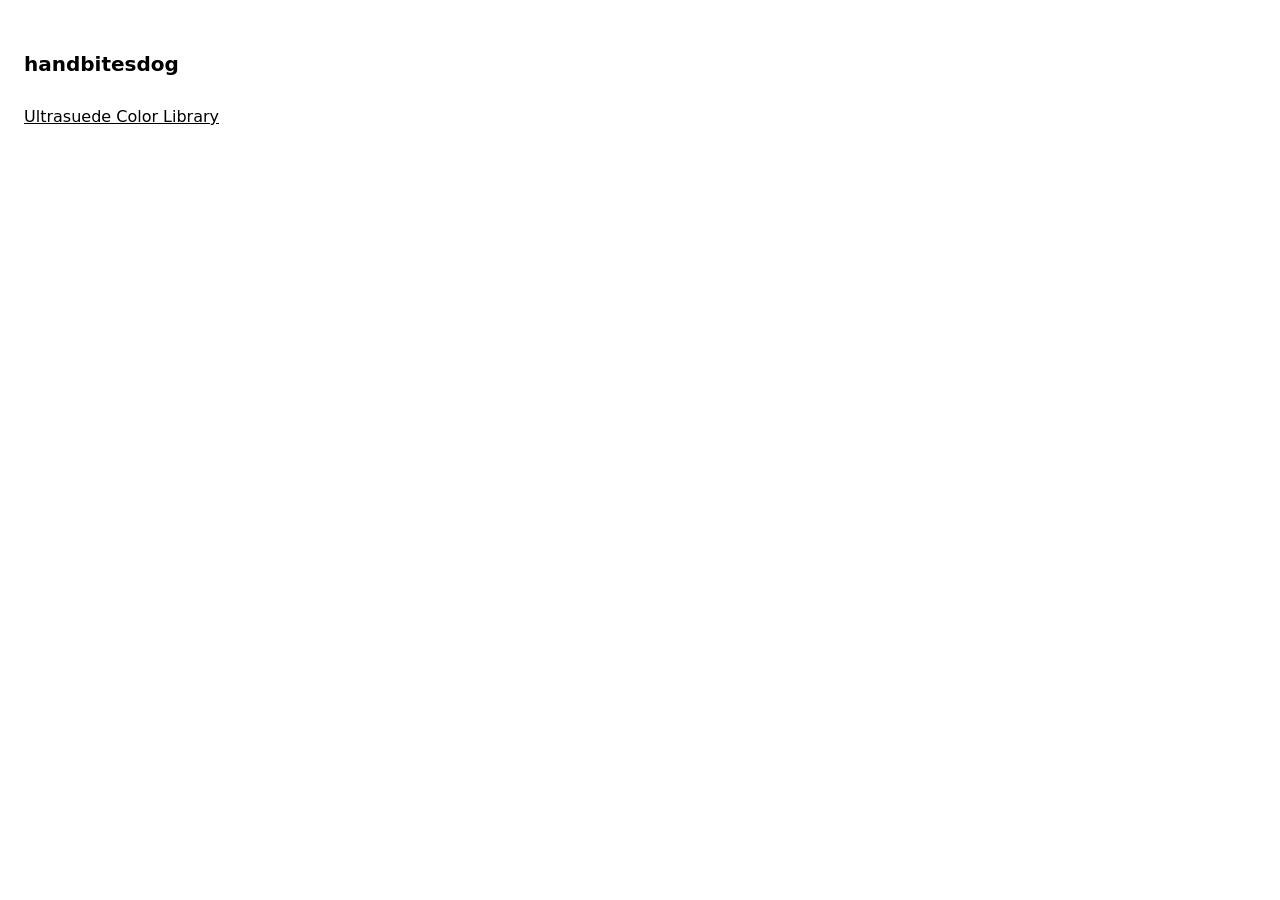
<file: index.html>
<!DOCTYPE html>
<html lang="en">
<head>
<meta charset="utf-8">
<meta name="viewport" content="width=device-width, initial-scale=1">
<title>handbitesdog</title>

<!--
  A placeholder, so that / is not a 404 while the real homepage is unwritten,
  and so there is something to click through from when checking a deploy.
  Replace the whole file when the site proper arrives.
-->
<style>
    html { color-scheme: light dark; }
    body {
        margin: 0;
        padding: 3rem 1.5rem;
        font: 1rem/1.6 ui-sans-serif, system-ui, -apple-system, sans-serif;
        max-width: 34rem;
    }
    h1 { font-size: 1.25rem; font-weight: 600; margin: 0 0 1.5rem; }
    ul { list-style: none; margin: 0; padding: 0; }
    li + li { margin-top: .5rem; }
    a { color: inherit; }
    p { color: color-mix(in srgb, currentColor 60%, transparent); }
</style>
</head>
<body>

<h1>handbitesdog</h1>

<ul>
    <li><a href="/footbag/ultrasuede-color-library/">Ultrasuede Color Library</a></li>
</ul>

</body>
</html>
</file>
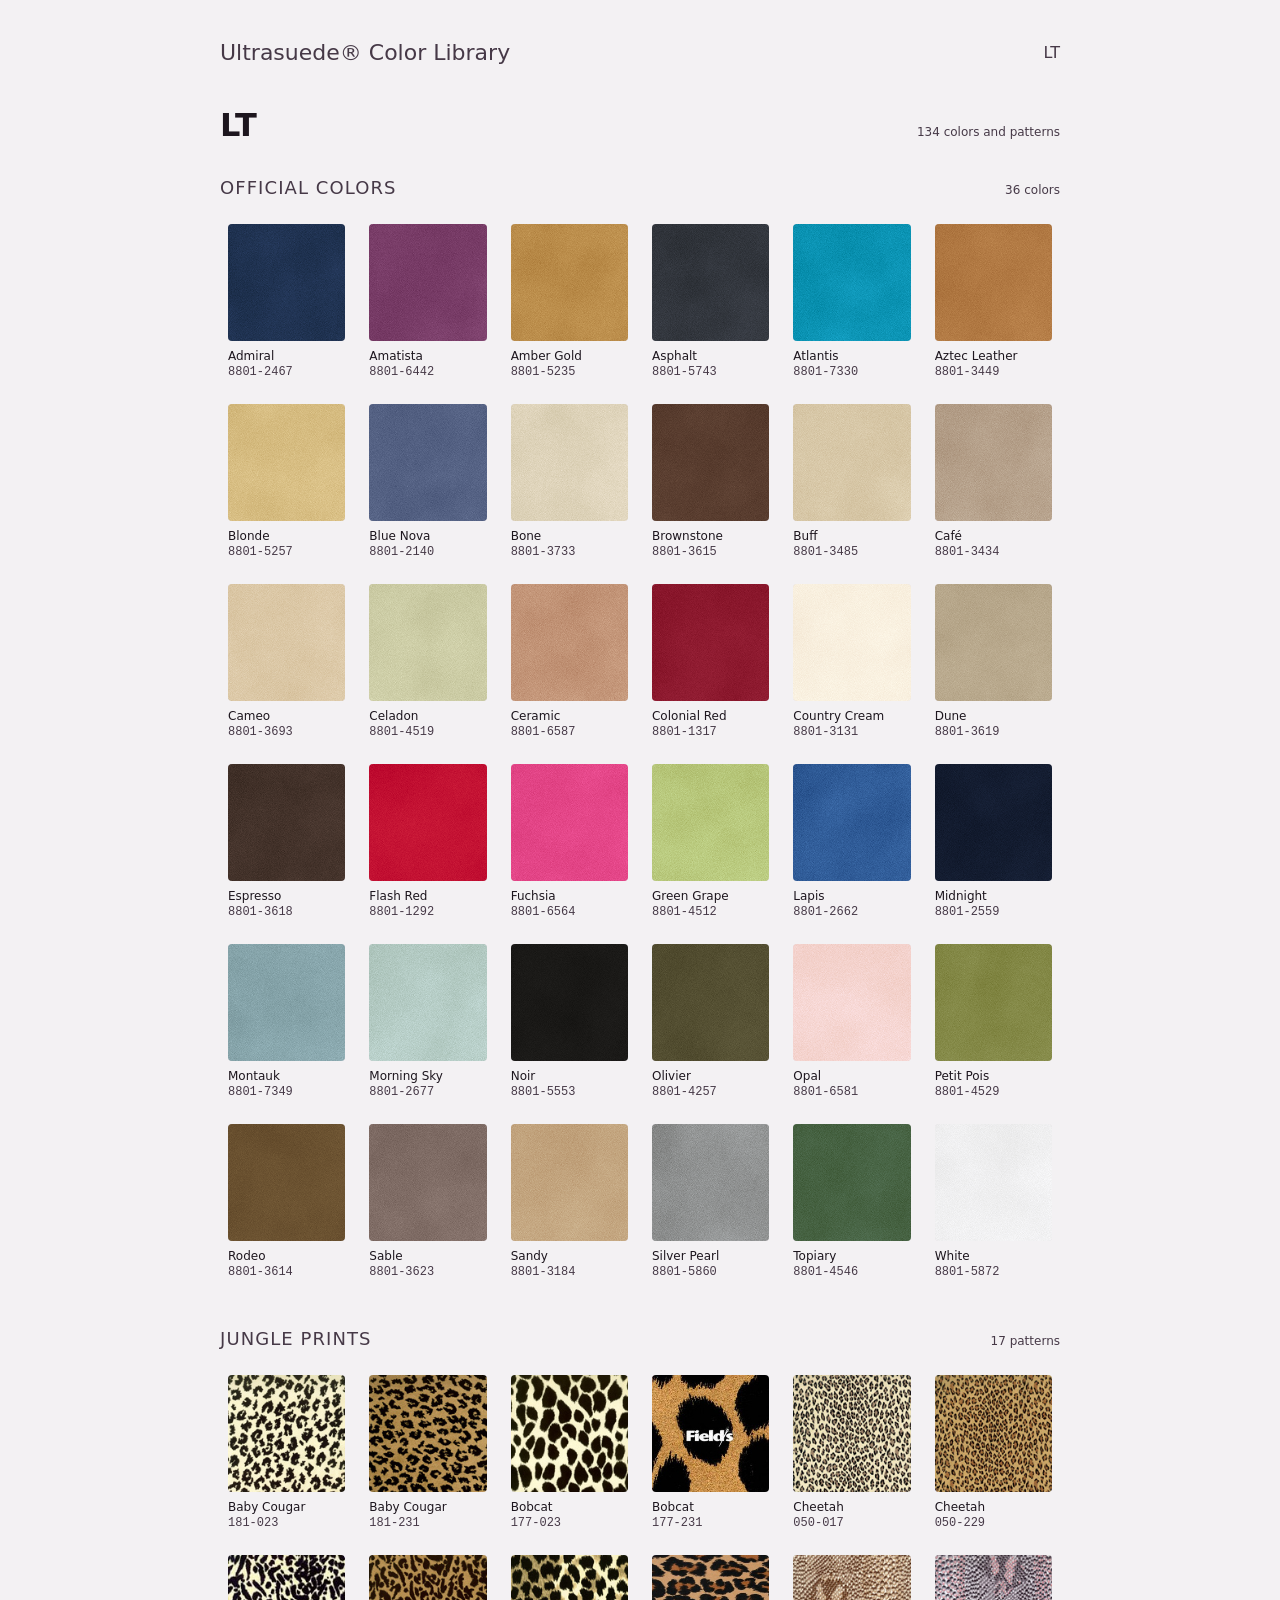
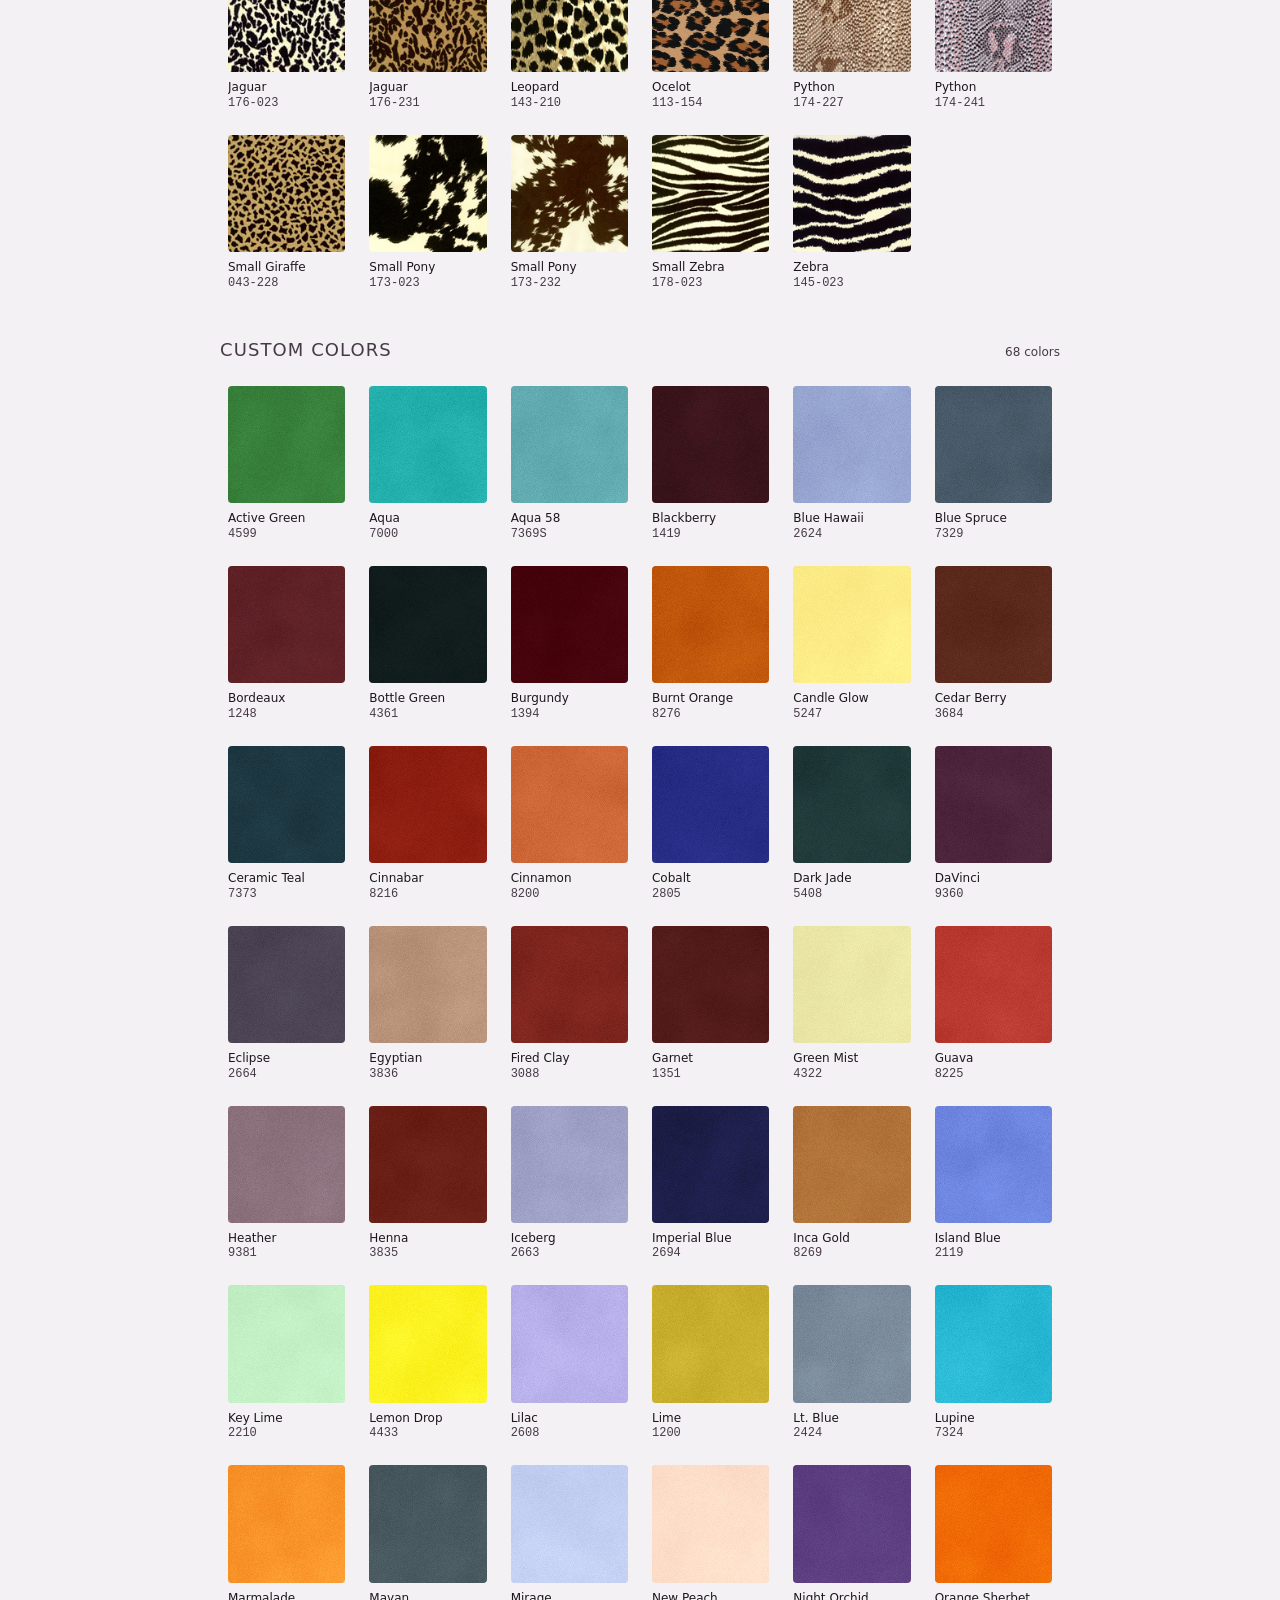
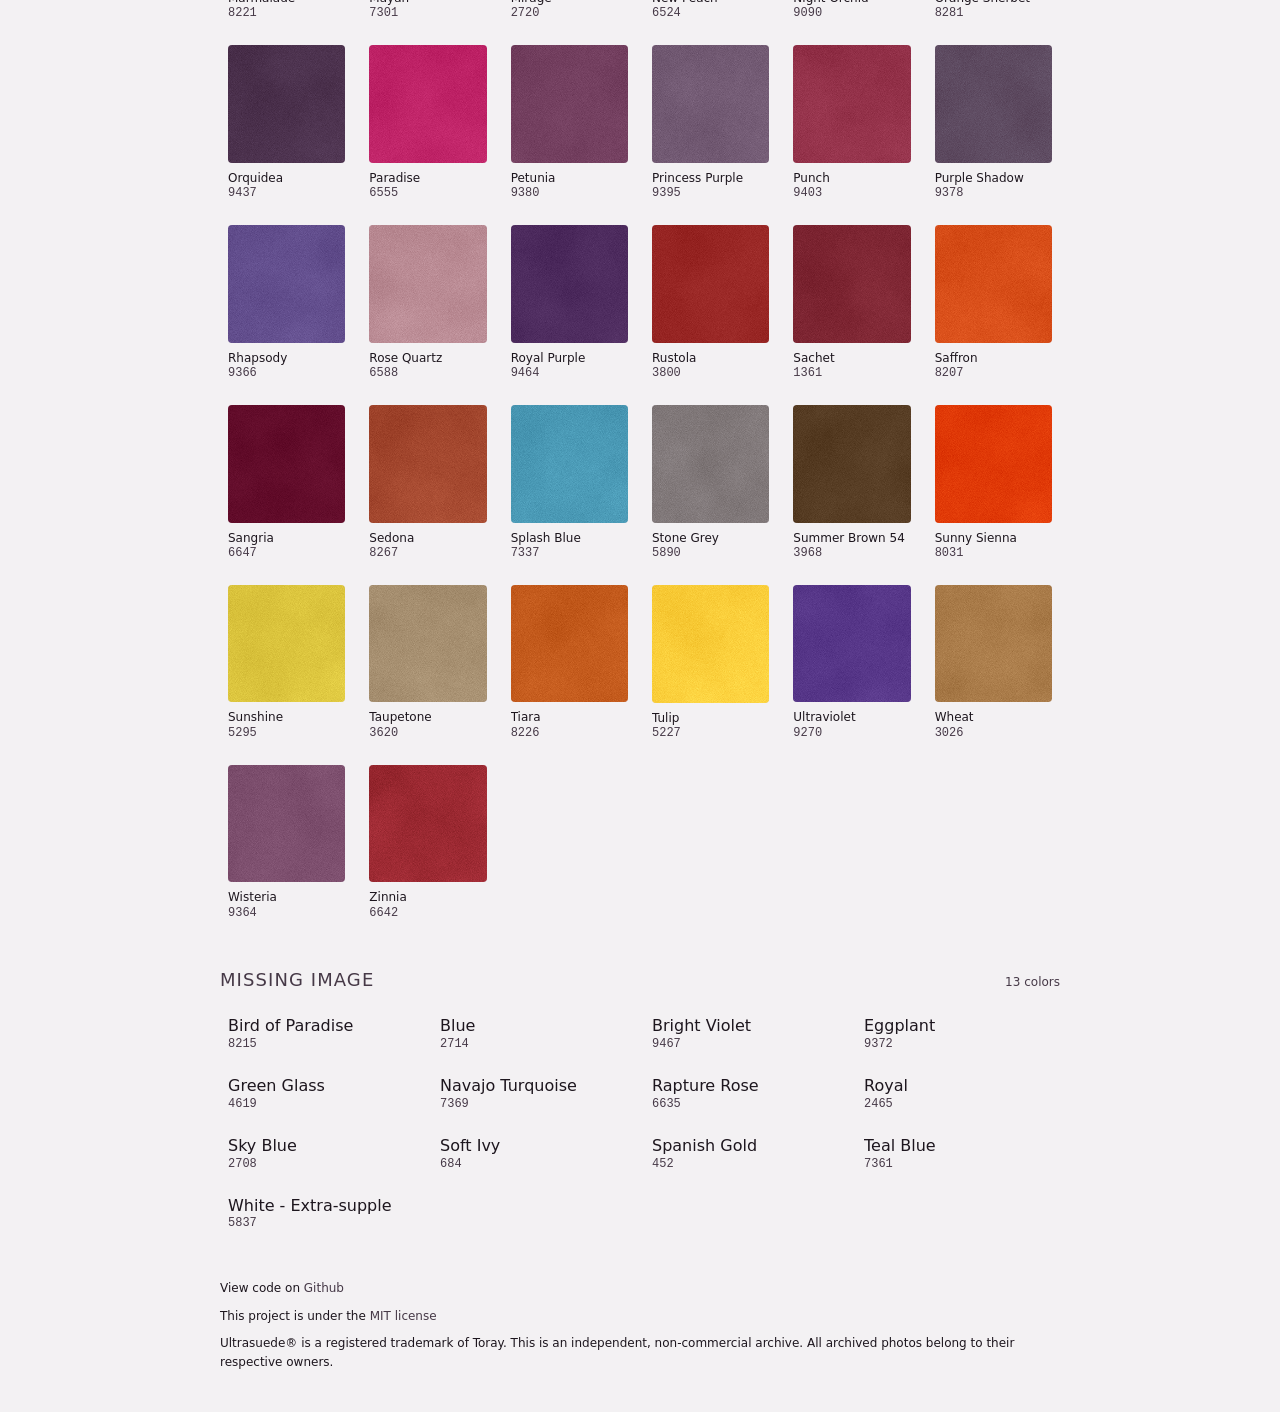
<file: footbag/ultrasuede-color-library/index.html>
<!DOCTYPE html>
<html lang="en">
<head>
<meta charset="utf-8">
<meta name="viewport" content="width=device-width, initial-scale=1">
<title>Ultrasuede Color Library</title>

<!--
  lisa.css, in cascade order. site/css/lisa.css is the development entry point,
  but its @import paths resolve relative to itself (site/css/css/…), so the
  parts are linked directly here — which is what it recommends for shipping
  anyway, minus the round trip per file.
-->
<link rel="stylesheet" href="site/css/lisa-tokens.css">
<link rel="stylesheet" href="site/css/lisa-reset.css">
<link rel="stylesheet" href="site/css/lisa-color.css">
<link rel="stylesheet" href="site/css/lisa-components.css">
<link rel="stylesheet" href="site/css/lisa-layout.css">
<link rel="stylesheet" href="site/css/lisa-typography.css">

<link rel="stylesheet" href="site/css/demo.css">
</head>
<body>

<nav class="flex flex-row items-center justify-between gap-2">
    <h1 class="nav-title text-xl">Ultrasuede&reg; Color Library</h1>
    <ul class="flex flex-row items-center gap-2" role="list">
        <li><a href="#lt">LT</a></li>
    </ul>
</nav>

<main class="wrapper" id="top">

    <section id="lt">
        <div class="section-head flex flex-row items-baseline justify-between flex-wrap gap-2 mb-3">
            <h2 class="text-2xl">LT</h2>
            <p class="section-label text-sm" id="lt-counts"></p>
        </div>

        <div class="subsection-head-row flex flex-row items-baseline justify-between flex-wrap gap-2 mb-2">
            <h3 class="subsection-head text-lg">Official colors</h3>
            <p class="section-label text-sm" id="count-colors"></p>
        </div>
        <div class="swatch-grid grid grid-cols-6 gap-1 mb-4" id="grid-colors"></div>

        <div class="subsection-head-row flex flex-row items-baseline justify-between flex-wrap gap-2 mb-2">
            <h3 class="subsection-head text-lg">Jungle prints</h3>
            <p class="section-label text-sm" id="count-patterns"></p>
        </div>
        <div class="swatch-grid grid grid-cols-6 gap-1 mb-4" id="grid-patterns"></div>

        <div class="subsection-head-row flex flex-row items-baseline justify-between flex-wrap gap-2 mb-2">
            <h3 class="subsection-head text-lg">Custom colors</h3>
            <p class="section-label text-sm" id="count-custom"></p>
        </div>
        <div class="swatch-grid grid grid-cols-6 gap-1 mb-4" id="grid-custom"></div>

        <div class="subsection-head-row flex flex-row items-baseline justify-between flex-wrap gap-2 mb-2">
            <h3 class="subsection-head text-lg">Missing image</h3>
            <p class="section-label text-sm" id="count-missing"></p>
        </div>
        <div class="record-grid grid grid-cols-4 gap-1" id="grid-missing"></div>
    </section>

</main>

<footer class="flex flex-col gap-1">
    <p class="text-sm">View code on <a target="_blank" rel="noopener"
        href="https://github.com/handbitesdog/ultrasuede-color-library">Github</a></p>
    <p class="text-sm">This project is under the <a target="_blank" rel="noopener"
        href="https://github.com/handbitesdog/handbitesdog.github.io/blob/main/LICENSE"
        >MIT license</a></p>
    <p class="text-sm">Ultrasuede&reg; is a registered trademark of Toray. This is an
        independent, non-commercial archive. All archived photos belong to their
        respective owners.</p>
</footer>

<!--
  One popover, refilled on each click. lisa's .popover gives it the panel, the
  backdrop and the dismiss button; the popover attribute gives it light dismiss
  and Esc for free.
-->
<div class="popover" id="swatch-detail" popover>
    <button type="button" data-dismiss popovertarget="swatch-detail"
            popovertargetaction="hide" aria-label="Close"></button>
    <div class="detail">
        <div class="detail-head" id="detail-head"></div>
        <div class="detail-media" id="detail-media"></div>
        <div class="detail-body" id="detail-body"></div>
    </div>
</div>

<script src="site/js/nap.js"></script>
<script src="site/js/demo.js"></script>
</body>
</html>
</file>
<file: footbag/ultrasuede-color-library/site/css/lisa-tokens.css>
/*
 * lisa.css — Tokens
 */

:root {
    /* Typography */
    --lisa-font-family: system-ui, Helvetica, Arial, "Helvetica Neue", sans-serif;
    --lisa-font-family-code: ui-monospace, SFMono-Regular, "SF Mono", Menlo, monospace;
    --lisa-font-size-sm: 12px;
    --lisa-font-size-md: 16px;
    --lisa-font-size-lg: 18px;
    --lisa-font-size-xl: 22px;
    --lisa-font-size-2xl: 32px;
    --lisa-font-size-3xl: 48px;
    --lisa-line-height: 1.6;
    --lisa-line-height-heading: 1.2;

    /* Layout */
    --lisa-space-1: 8px;
    --lisa-space-2: 16px;
    --lisa-space-3: 32px;
    --lisa-space-4: 40px;
    --lisa-space-5: 80px;
    --lisa-space-6: 120px;
    --lisa-max-wrapper-width: 920px;
    --lisa-max-wrapper-wide-width: 1400px;
    --lisa-max-article-width: 540px;

    /* Color */
    --lisa-accent-color: #4f46e5;
    --lisa-accent-dark-color: #3730a3;
    --lisa-accent-light-color: #6366f1;
    --lisa-accent-pale-color: #a5b4fc;

    --lisa-success-color: #0d9488;
    --lisa-failure-color: #b62f41;

    /*
     * One purple-tinted neutral ramp, read light-on-dark before and dark-on-
     * light now: the same five values, with the two ends swapped over.
     *
     * Flipping them leaves one hole. Going down from #f3f1f3 the next value on
     * the ramp is #a89ea9, and that is a 28-point drop in L* where the dark
     * theme's first step was only 9 — far too heavy for a colour whose whole
     * job is to be a hint of a step off the page. #e0dce0 is that first step at
     * the light end: a quarter of the way from #f3f1f3 to #a89ea9, which puts
     * it 7 points of L* below the background, near enough the same gentle
     * nudge #322833 was above #1d161e.
     */
    --lisa-foreground-color: #1d161e;
    --lisa-foreground-muted-color: #463947;

    --lisa-background-color: #f3f1f3;
    --lisa-background-subtle-color: #e0dce0;
    --lisa-background-muted-color: #a89ea9;

    /* Borders */
    --lisa-border-radius: 8px;
    --lisa-container-border-width: 1px;
    --lisa-input-border-width: 1px;

    /* Transitions */
    --lisa-hover-transition-time: 0ms;

    /* Definition */
    --lisa-definition-text-decoration: dotted;
    --lisa-definition-text-decoration-thickness: 1px;
    --lisa-definition-text-decoration-color: var(--lisa-accent-light-color);
    --lisa-definition-text-underline-offset: 4px;

    /* Tooltip */
    --lisa-tooltip-background-color: var(--lisa-background-subtle-color);
    --lisa-tooltip-color: var(--lisa-foreground-color);
    --lisa-tooltip-caret-size: 6px;
    --lisa-tooltip-offset: 4px;
    --lisa-tooltip-max-width: 240px;
    --lisa-tooltip-padding-x: var(--lisa-space-2);
    --lisa-tooltip-padding-y: var(--lisa-space-2);
    --lisa-tooltip-image-width: 64px;
    --lisa-tooltip-image-height: 64px;
    --lisa-tooltip-image-gap: var(--lisa-space-2);
    --lisa-tooltip-icon-size: 16px;
    --lisa-tooltip-icon: url("data:image/svg+xml,%3Csvg xmlns='http://www.w3.org/2000/svg' viewBox='0 0 24 24' fill='none' stroke='%23f3f1f3' stroke-width='2' stroke-linecap='round' stroke-linejoin='round'%3E%3Ccircle cx='12' cy='12' r='10'/%3E%3Cpath d='M12 16v-4'/%3E%3Cpath d='M12 8h.01'/%3E%3C/svg%3E");

    /* Loader */
    --lisa-loader-size: 24px;
    --lisa-loader-color: currentColor;
    --lisa-loader-speed: 650ms;
    --lisa-loader-icon: url("data:image/svg+xml,%3Csvg xmlns='http://www.w3.org/2000/svg' viewBox='0 0 24 24' fill='none' stroke='%23000' stroke-width='2' stroke-linecap='round' stroke-linejoin='round'%3E%3Cpath d='M21 12a9 9 0 1 1-6.219-8.56'/%3E%3C/svg%3E");

    /* Progress */
    --lisa-progress-height: 8px;
    --lisa-progress-color: var(--lisa-accent-color);
    --lisa-progress-track-color: var(--lisa-background-muted-color);
    --lisa-progress-border-radius: 999px;
    --lisa-progress-transition-time: 200ms;

    /* Dropdown */
    --lisa-dropdown-background-color: var(--lisa-background-subtle-color);
    --lisa-dropdown-border-color: var(--lisa-background-muted-color);
    --lisa-dropdown-border-width: var(--lisa-container-border-width);
    --lisa-dropdown-min-width: 120px;
    --lisa-dropdown-offset: var(--lisa-space-1);
    --lisa-dropdown-item-hover-background-color: var(--lisa-background-muted-color);
    --lisa-dropdown-item-padding-x: var(--lisa-space-2);
    --lisa-dropdown-item-padding-y: var(--lisa-space-1);
    --lisa-dropdown-summary-padding-x: var(--lisa-space-2);
    --lisa-dropdown-summary-padding-y: var(--lisa-space-1);
    --lisa-dropdown-summary-hover-background-color: var(--lisa-background-subtle-color);
    --lisa-dropdown-icon-size: 16px;
    --lisa-dropdown-icon: url("data:image/svg+xml,%3Csvg xmlns='http://www.w3.org/2000/svg' viewBox='0 0 24 24' fill='none' stroke='%23000' stroke-width='2' stroke-linecap='round' stroke-linejoin='round'%3E%3Cpath d='m6 9 6 6 6-6'/%3E%3C/svg%3E");

    /* Breadcrumb */
    --lisa-breadcrumb-font-size: var(--lisa-font-size-sm);
    --lisa-breadcrumb-color: var(--lisa-foreground-muted-color);
    --lisa-breadcrumb-current-color: var(--lisa-foreground-color);
    --lisa-breadcrumb-gap: var(--lisa-space-1);
    --lisa-breadcrumb-separator-size: 16px;
    --lisa-breadcrumb-separator: url("data:image/svg+xml,%3Csvg xmlns='http://www.w3.org/2000/svg' viewBox='0 0 24 24' fill='none' stroke='%23000' stroke-width='2' stroke-linecap='round' stroke-linejoin='round'%3E%3Cpath d='m9 18 6-6-6-6'/%3E%3C/svg%3E");

    /* Notification */
    --lisa-notification-align-width: var(--lisa-max-wrapper-wide-width);
    --lisa-notification-inset-top: var(--lisa-space-2);
    --lisa-notification-inset-x: var(--lisa-space-4);
    --lisa-notification-width: 320px;
    --lisa-notification-gap: var(--lisa-space-1);
    --lisa-notification-padding: var(--lisa-space-2);
    --lisa-notification-background-color: var(--lisa-background-subtle-color);
    --lisa-notification-border-color: var(--lisa-background-muted-color);
    --lisa-notification-border-width: var(--lisa-container-border-width);
    --lisa-notification-color: var(--lisa-foreground-color);
    --lisa-notification-dismiss-color: var(--lisa-foreground-muted-color);
    --lisa-notification-dismiss-hover-color: var(--lisa-foreground-color);
    --lisa-notification-dismiss-size: 16px;
    --lisa-notification-dismiss-icon: url("data:image/svg+xml,%3Csvg xmlns='http://www.w3.org/2000/svg' viewBox='0 0 24 24' fill='none' stroke='%23000' stroke-width='2' stroke-linecap='round' stroke-linejoin='round'%3E%3Cpath d='M18 6 6 18'/%3E%3Cpath d='m6 6 12 12'/%3E%3C/svg%3E");
    --lisa-notification-z-index: 100;

    /* Modal */
    --lisa-modal-width: 480px;
    --lisa-modal-inset: var(--lisa-space-2);
    --lisa-modal-padding: var(--lisa-space-3);
    --lisa-modal-gap: var(--lisa-space-2);
    --lisa-modal-background-color: var(--lisa-background-subtle-color);
    --lisa-modal-border-color: var(--lisa-background-muted-color);
    --lisa-modal-border-width: var(--lisa-container-border-width);
    --lisa-modal-color: var(--lisa-foreground-color);
    --lisa-modal-backdrop-color: color-mix(in srgb, var(--lisa-background-color) 70%, transparent);
    --lisa-modal-dismiss-color: var(--lisa-foreground-muted-color);
    --lisa-modal-dismiss-hover-color: var(--lisa-foreground-color);
    --lisa-modal-dismiss-size: 16px;
    --lisa-modal-dismiss-icon: url("data:image/svg+xml,%3Csvg xmlns='http://www.w3.org/2000/svg' viewBox='0 0 24 24' fill='none' stroke='%23000' stroke-width='2' stroke-linecap='round' stroke-linejoin='round'%3E%3Cpath d='M18 6 6 18'/%3E%3Cpath d='m6 6 12 12'/%3E%3C/svg%3E");

    /* Popover */
    --lisa-popover-width: 400px;
    --lisa-popover-max-height: 80dvh;
    --lisa-popover-inset: var(--lisa-space-2);
    --lisa-popover-padding: var(--lisa-space-3);
    --lisa-popover-gap: var(--lisa-space-2);
    --lisa-popover-background-color: var(--lisa-background-subtle-color);
    --lisa-popover-border-color: var(--lisa-background-muted-color);
    --lisa-popover-border-width: var(--lisa-container-border-width);
    --lisa-popover-color: var(--lisa-foreground-color);
    --lisa-popover-backdrop-color: color-mix(in srgb, var(--lisa-background-color) 40%, transparent);
    --lisa-popover-dismiss-color: var(--lisa-foreground-muted-color);
    --lisa-popover-dismiss-hover-color: var(--lisa-foreground-color);
    --lisa-popover-dismiss-size: 16px;
    --lisa-popover-dismiss-target: 44px;
    --lisa-popover-dismiss-overhang: calc((var(--lisa-popover-dismiss-target) -
                                           var(--lisa-popover-dismiss-size)) / 2);
    --lisa-popover-dismiss-icon: url("data:image/svg+xml,%3Csvg xmlns='http://www.w3.org/2000/svg' viewBox='0 0 24 24' fill='none' stroke='%23000' stroke-width='2' stroke-linecap='round' stroke-linejoin='round'%3E%3Cpath d='M18 6 6 18'/%3E%3Cpath d='m6 6 12 12'/%3E%3C/svg%3E");

    /* Table of contents */
    --lisa-toc-font-size: var(--lisa-font-size-sm);
    --lisa-toc-color: var(--lisa-foreground-muted-color);
    --lisa-toc-hover-color: var(--lisa-foreground-color);
    --lisa-toc-title-color: var(--lisa-foreground-color);
    --lisa-toc-title-margin: var(--lisa-space-2);
    --lisa-toc-gap: var(--lisa-space-1);
    --lisa-toc-indent: var(--lisa-space-2);

    /* Link */
    --lisa-link-text-decoration: none;
    --lisa-link-hover-text-decoration: underline;
    --lisa-nav-footer-link-text-decoration: none;
    --lisa-nav-footer-link-hover-text-decoration: none;
    --lisa-nav-footer-link-color: var(--lisa-foreground-muted-color);
    --lisa-nav-footer-link-hover-color: var(--lisa-foreground-color);

    /* Focus ring */
    --lisa-focus-ring-width: 4px;
    --lisa-focus-ring-offset: 0px;
    --lisa-focus-ring-color: color-mix(in srgb, var(--lisa-accent-color) 50%, transparent);
}
</file>
<file: footbag/ultrasuede-color-library/site/css/lisa-color.css>
/*
 * lisa.css — Color
 */

body {
    background-color: var(--lisa-background-color);
    color: var(--lisa-foreground-color);
}
</file>
<file: footbag/ultrasuede-color-library/site/css/lisa-components.css>
/*
 * lisa.css — Components
 */

/* Link */

a {
    color: var(--lisa-accent-color);
    text-decoration: var(--lisa-link-text-decoration);
    transition: all var(--lisa-hover-transition-time) ease;
}

a:visited {
    color: var(--lisa-accent-light-color);
}

a:hover {
    color: var(--lisa-accent-dark-color);
    text-decoration: var(--lisa-link-hover-text-decoration);
}

/* Definition */

dfn, abbr {
    font-style: normal;
    text-decoration: underline var(--lisa-definition-text-decoration);
    text-decoration-thickness: var(--lisa-definition-text-decoration-thickness);
    text-underline-offset: var(--lisa-definition-text-underline-offset);
    text-decoration-color: var(--lisa-definition-text-decoration-color);
}

/* Tooltip */

/*
 * Any element carrying data-tooltip shows that text in a bubble on hover and
 * focus — a definition or an abbreviation above, a .tooltip-icon below, or
 * anything else. Use data-tooltip rather than title, or the native tooltip
 * stacks on top of it. Give a non-interactive element tabindex="0" so the
 * tooltip can be reached from the keyboard.
 *
 * The bubble is ::before and the caret is ::after, which spends the whole
 * budget: an element that needs a pseudo-element of its own cannot also carry a
 * tooltip. That rules out putting one on a mask-painted icon in particular,
 * since a mask applies to the element's whole subtree and would clip the bubble
 * away — see .tooltip-icon below.
 */

[data-tooltip] {
    cursor: help;
    position: relative;
}

/*
 * The offsets here place the bubble above the element; the three placement
 * blocks further down move it to another side. Anchoring is one length either
 * way: the bubble stands --lisa-tooltip-caret-size clear of the element for the
 * caret to fill, plus --lisa-tooltip-offset of clear air between the caret's
 * tip and the element itself.
 */

[data-tooltip]::before,
[data-tooltip]::after {
    background-color: var(--lisa-tooltip-background-color);
    bottom: calc(100% + var(--lisa-tooltip-caret-size) + var(--lisa-tooltip-offset));
    left: 50%;
    opacity: 0;
    pointer-events: none;
    position: absolute;
    transition: opacity var(--lisa-hover-transition-time) ease;
    z-index: 1;
}

[data-tooltip]::before {
    border-radius: var(--lisa-border-radius);
    color: var(--lisa-tooltip-color);
    content: attr(data-tooltip);
    font-size: var(--lisa-font-size-sm);
    max-width: var(--lisa-tooltip-max-width);
    padding: var(--lisa-tooltip-padding-y) var(--lisa-tooltip-padding-x);
    text-align: center;
    transform: translateX(-50%);
    width: max-content;
}

/*
 * The caret is a square rotated 45deg, so only one corner of it shows. A square
 * of side s pokes out s * 0.7071 past its center, so the side is scaled by
 * 1.4142 to make the visible caret exactly --lisa-tooltip-caret-size deep — the
 * tip then lands --lisa-tooltip-offset short of the element.
 *
 * The square is centered on the bubble's near edge, so half of it is the caret
 * and half is buried in the bubble. Both are the one flat color, with no
 * outline to carry across the joint, so the two read as a single shape without
 * anything having to line up.
 */
[data-tooltip]::after {
    content: "";
    height: calc(var(--lisa-tooltip-caret-size) * 1.4142);
    transform: translate(-50%, 50%) rotate(45deg);
    width: calc(var(--lisa-tooltip-caret-size) * 1.4142);
}

/*
 * Placement. data-tooltip-placement takes "top" (the default, set above),
 * "right", "bottom" or "left". Each block re-anchors both pseudo-elements to
 * the new side and turns the caret to face back at the element — the rotation
 * stays 45deg throughout, so all that changes is which way the square is
 * translated off the bubble's edge. Placement is fixed rather than chosen
 * against the viewport, so a tooltip near an edge is placed the way it was
 * asked for.
 */

[data-tooltip][data-tooltip-placement="bottom"]::before,
[data-tooltip][data-tooltip-placement="bottom"]::after {
    bottom: auto;
    top: calc(100% + var(--lisa-tooltip-caret-size) + var(--lisa-tooltip-offset));
}

[data-tooltip][data-tooltip-placement="bottom"]::after {
    transform: translate(-50%, -50%) rotate(45deg);
}

[data-tooltip][data-tooltip-placement="right"]::before,
[data-tooltip][data-tooltip-placement="right"]::after {
    bottom: auto;
    left: calc(100% + var(--lisa-tooltip-caret-size) + var(--lisa-tooltip-offset));
    top: 50%;
}

[data-tooltip][data-tooltip-placement="right"]::before {
    transform: translateY(-50%);
}

[data-tooltip][data-tooltip-placement="right"]::after {
    transform: translate(-50%, -50%) rotate(45deg);
}

[data-tooltip][data-tooltip-placement="left"]::before,
[data-tooltip][data-tooltip-placement="left"]::after {
    bottom: auto;
    left: auto;
    right: calc(100% + var(--lisa-tooltip-caret-size) + var(--lisa-tooltip-offset));
    top: 50%;
}

[data-tooltip][data-tooltip-placement="left"]::before {
    transform: translateY(-50%);
}

[data-tooltip][data-tooltip-placement="left"]::after {
    transform: translate(50%, -50%) rotate(45deg);
}

/*
 * Image variant. The URL cannot come from an attribute, so it is passed in
 * --lisa-tooltip-image and data-tooltip-image turns on the space for it. The
 * image is a background rather than markup, since the bubble is a
 * pseudo-element and has no children to hold an <img>.
 *
 * The image is pinned to the left and the text always reads to its right, so
 * the padding on that side has to clear the image plus
 * --lisa-tooltip-image-gap, the breathing room between the two. The text goes
 * left-aligned as well: a centered ragged column beside a hard image edge
 * reads as a misalignment.
 */

[data-tooltip][data-tooltip-image]::before {
    align-items: center;
    background-image: var(--lisa-tooltip-image);
    background-position: left var(--lisa-tooltip-padding-x) center;
    background-repeat: no-repeat;
    background-size: var(--lisa-tooltip-image-width) auto;
    display: flex;
    min-height: calc(
        var(--lisa-tooltip-image-height) +
        (2 * var(--lisa-tooltip-padding-y))
    );
    padding-left: calc(
        var(--lisa-tooltip-padding-x) +
        var(--lisa-tooltip-image-width) +
        var(--lisa-tooltip-image-gap)
    );
    text-align: left;
}

[data-tooltip]:hover::before,
[data-tooltip]:hover::after,
[data-tooltip]:focus::before,
[data-tooltip]:focus::after {
    opacity: 1;
}

/* Tooltip icon */

/*
 * An empty element with class="tooltip-icon" draws the bundled Lucide info
 * circle and carries a tooltip of its own — the icon is the whole affordance,
 * so it takes data-tooltip and data-tooltip-placement directly and needs no
 * wrapper. Give it tabindex="0" and a label, since there is no text to read.
 *
 * The glyph is a background image rather than the mask the loader and the other
 * bundled icons use. A mask applies to the element's whole subtree, so it would
 * clip away the bubble and the caret and nothing would ever appear on hover.
 * The same goes for opacity and filter, which would fade the bubble along with
 * the glyph — so the icon has no dimmed resting state, and the tooltip opening
 * is the hover feedback. The cost of a background is that the stroke color
 * lives inside --lisa-tooltip-icon rather than in a color token: override that
 * token to recolor the glyph or to swap in a different icon entirely.
 */

.tooltip-icon {
    background: var(--lisa-tooltip-icon) center / contain no-repeat;
    border-radius: 50%;
    display: inline-block;
    flex-shrink: 0;
    height: var(--lisa-tooltip-icon-size);
    vertical-align: middle;
    width: var(--lisa-tooltip-icon-size);
}

.tooltip-icon:focus-visible {
    outline: var(--lisa-focus-ring-width) solid var(--lisa-focus-ring-color);
    outline-offset: var(--lisa-focus-ring-offset);
}

/* Button */

button {
    background-color: var(--lisa-accent-color);
    border-radius: var(--lisa-border-radius);
    border: var(--lisa-input-border-width) solid var(--lisa-accent-color);
    color: var(--lisa-foreground-color);
    transition: all var(--lisa-hover-transition-time) ease;
}

button:hover {
    background-color: var(--lisa-accent-dark-color);
    border: var(--lisa-input-border-width) solid var(--lisa-accent-dark-color);
    cursor: pointer;
}

button:disabled {
    background-color: var(--lisa-background-muted-color);
    border: var(--lisa-input-border-width) solid var(--lisa-background-muted-color);
    cursor: not-allowed;
}

/* Loader */

/*
 * The icon ships in --lisa-loader-icon as a data URI and is painted as a mask,
 * so the element needs no markup of its own and takes its color from
 * --lisa-loader-color. Override the token to swap in a different icon.
 */

.loader {
    animation: lisa-spin var(--lisa-loader-speed) linear infinite;
    background-color: var(--lisa-loader-color);
    display: inline-block;
    flex-shrink: 0;
    height: var(--lisa-loader-size);
    mask: var(--lisa-loader-icon) center / contain no-repeat;
    vertical-align: middle;
    width: var(--lisa-loader-size);
}

@keyframes lisa-spin {
    to { transform: rotate(1turn); }
}

/* Slow the spin rather than stopping it, so it still reads as "working". */
@media (prefers-reduced-motion: reduce) {
    .loader { animation-duration: calc(var(--lisa-loader-speed) * 2); }
}

/* Progress */

/*
 * The native <progress> element, restyled. It carries its own value, max and
 * accessible role, so the markup is one tag and needs no wrapper. Track and
 * fill are separate pseudo-elements that no engine agrees on, so the rules
 * below are repeated per engine rather than merged into one selector list — a
 * single unrecognized selector would drop the whole block.
 *
 * The fill is rounded on its leading edge only; its trailing edge stays flat so
 * a partial bar ends on a clean vertical cut rather than a floating pill. At
 * full width that flat edge lands on the track's own rounded corner, and the
 * track's overflow clips it back to the pill shape — so "round only when full"
 * needs no value math.
 */

progress {
    appearance: none;
    background-color: var(--lisa-progress-track-color);
    border: 0;
    border-radius: var(--lisa-progress-border-radius);
    display: block;
    height: var(--lisa-progress-height);
    overflow: hidden;
    width: 100%;
}

progress::-webkit-progress-bar {
    background-color: var(--lisa-progress-track-color);
    border-radius: var(--lisa-progress-border-radius);
}

progress::-webkit-progress-value {
    background-color: var(--lisa-progress-color);
    border-radius: var(--lisa-progress-border-radius) 0 0 var(--lisa-progress-border-radius);
    transition: width var(--lisa-progress-transition-time) ease;
}

progress::-moz-progress-bar {
    background-color: var(--lisa-progress-color);
    border-radius: var(--lisa-progress-border-radius) 0 0 var(--lisa-progress-border-radius);
}

@media (prefers-reduced-motion: reduce) {
    progress::-webkit-progress-value { transition: none; }
}

/* Dropdown */

/*
 * Built on <details>, so opening and closing works without JavaScript. Loading
 * lisa.js adds closing on an outside click. The chevron ships in
 * --lisa-dropdown-icon as a data URI and is painted as a mask, the same way
 * the loader works.
 */

.dropdown {
    display: inline-block;
    position: relative;
}

.dropdown > summary {
    align-items: center;
    cursor: pointer;
    display: flex;
    gap: var(--lisa-space-1);
    list-style: none;
    user-select: none;
    width: fit-content;
}

/* Safari draws its own disclosure triangle unless this is hidden. */
.dropdown > summary::-webkit-details-marker { display: none; }

.dropdown > summary::after {
    background-color: currentColor;
    content: "";
    flex-shrink: 0;
    height: var(--lisa-dropdown-icon-size);
    mask: var(--lisa-dropdown-icon) center / contain no-repeat;
    width: var(--lisa-dropdown-icon-size);
}

.dropdown[open] > summary::after { transform: rotate(180deg); }

.dropdown > summary:focus-visible {
    outline: var(--lisa-focus-ring-width) solid var(--lisa-focus-ring-color);
    outline-offset: var(--lisa-focus-ring-offset);
}

/*
 * The button variant gives the summary padding and a hover background. The
 * panel shifts right by that padding so its item text still lines up with the
 * summary text rather than with the button's edge.
 */

.dropdown[data-variant="button"] > summary {
    border-radius: var(--lisa-border-radius);
    padding: var(--lisa-dropdown-summary-padding-y) var(--lisa-dropdown-summary-padding-x);
    transition: background-color var(--lisa-hover-transition-time) ease;
}

.dropdown[data-variant="button"] > summary:hover {
    background-color: var(--lisa-dropdown-summary-hover-background-color);
}

.dropdown[data-variant="button"] > :is(ul, ol) {
    left: calc(
        var(--lisa-dropdown-summary-padding-x) -
        var(--lisa-dropdown-border-width) -
        var(--lisa-dropdown-item-padding-x)
    );
}

/*
 * Items run edge to edge so a hover fills the full width of the menu, so the
 * panel carries no horizontal padding. Pulling it left by its own border plus
 * the item padding lines the item text up with the summary text above it.
 */
.dropdown > :is(ul, ol) {
    background-color: var(--lisa-dropdown-background-color);
    border-radius: var(--lisa-border-radius);
    border: var(--lisa-dropdown-border-width) solid var(--lisa-dropdown-border-color);
    left: calc(-1 * (var(--lisa-dropdown-border-width) + var(--lisa-dropdown-item-padding-x)));
    list-style: none;
    min-width: var(--lisa-dropdown-min-width);
    overflow: hidden;
    padding: var(--lisa-dropdown-item-padding-y) 0;
    position: absolute;
    top: calc(100% + var(--lisa-dropdown-offset));
    width: max-content;
    z-index: 10;
}

.dropdown > :is(ul, ol) :is(a, a:visited, button) {
    background-color: transparent;
    border-radius: 0;
    border: 0;
    color: var(--lisa-foreground-color);
    display: block;
    font: inherit;
    padding: var(--lisa-dropdown-item-padding-y) var(--lisa-dropdown-item-padding-x);
    text-align: left;
    text-decoration: none;
    transition: background-color var(--lisa-hover-transition-time) ease;
    width: 100%;
}

.dropdown > :is(ul, ol) :is(a, button):hover,
.dropdown > :is(ul, ol) :is(a, button):focus-visible {
    background-color: var(--lisa-dropdown-item-hover-background-color);
    color: var(--lisa-foreground-color);
    cursor: pointer;
}

/* Breadcrumb */

/*
 * Put .breadcrumb on a <nav aria-label="Breadcrumb"> wrapping a list, or on the
 * list itself. The chevron ships in --lisa-breadcrumb-separator as a data URI
 * and is painted as a mask, the same way the loader and dropdown icons work, so
 * it takes the breadcrumb color and the markup stays free of SVG. Mark the last
 * crumb with aria-current="page" to give it the full foreground color.
 */

.breadcrumb {
    color: var(--lisa-breadcrumb-color);
    font-size: var(--lisa-breadcrumb-font-size);
}

/* The nav component centers and pads itself; a breadcrumb sits inline instead. */
nav.breadcrumb {
    margin: 0;
    max-width: none;
    padding: 0;
}

:is(ol, ul).breadcrumb,
.breadcrumb > :is(ol, ul) {
    align-items: center;
    display: flex;
    flex-wrap: wrap;
    gap: var(--lisa-breadcrumb-gap);
    list-style: none;
    margin: 0;
    padding: 0;
}

.breadcrumb li {
    align-items: center;
    display: flex;
    gap: var(--lisa-breadcrumb-gap);
}

.breadcrumb li + li::before {
    background-color: currentColor;
    content: "";
    flex-shrink: 0;
    height: var(--lisa-breadcrumb-separator-size);
    mask: var(--lisa-breadcrumb-separator) center / contain no-repeat;
    width: var(--lisa-breadcrumb-separator-size);
}

.breadcrumb a,
.breadcrumb a:visited {
    color: var(--lisa-breadcrumb-color);
    text-decoration: var(--lisa-link-text-decoration);
}

.breadcrumb a:hover {
    color: var(--lisa-breadcrumb-current-color);
    text-decoration: var(--lisa-link-hover-text-decoration);
}

.breadcrumb [aria-current="page"] {
    color: var(--lisa-breadcrumb-current-color);
}

/* Notification */

/*
 * .notifications is a fixed region pinned to the top right; notifications stack
 * inside it, newest first. Rather than offsetting from the viewport edge, the
 * region is laid out as a wrapper of its own — centered, capped at the wrapper
 * width, with the wrapper's padding — and its contents pushed to the end. That
 * lands the right edge exactly on a .wrapper-wide's content edge at any
 * viewport, without 100vw math that a scrollbar would throw off.
 */

.notifications {
    align-items: flex-end;
    display: flex;
    flex-direction: column;
    gap: var(--lisa-notification-gap);
    left: 0;
    margin-left: auto;
    margin-right: auto;
    max-width: var(--lisa-notification-align-width);
    padding-left: var(--lisa-notification-inset-x);
    padding-right: var(--lisa-notification-inset-x);
    pointer-events: none;
    position: fixed;
    right: 0;
    top: var(--lisa-notification-inset-top);
    z-index: var(--lisa-notification-z-index);
}

/* Each notification takes pointer events back; the region itself stays through. */
.notification {
    align-items: flex-start;
    background-color: var(--lisa-notification-background-color);
    border-radius: var(--lisa-border-radius);
    border: var(--lisa-notification-border-width) solid var(--lisa-notification-border-color);
    color: var(--lisa-notification-color);
    display: flex;
    gap: var(--lisa-notification-padding);
    justify-content: space-between;
    max-width: 100%;
    padding: var(--lisa-notification-padding);
    pointer-events: auto;
    width: var(--lisa-notification-width);
}

.notification > :is(p, div) {
    margin: 0;
}

/*
 * The dismiss control is a bare button carrying the bundled Lucide x as a mask,
 * the same way the loader and breadcrumb icons work.
 */
.notification button[data-dismiss] {
    background-color: var(--lisa-notification-dismiss-color);
    border-radius: 0;
    border: 0;
    cursor: pointer;
    flex-shrink: 0;
    height: var(--lisa-notification-dismiss-size);
    mask: var(--lisa-notification-dismiss-icon) center / contain no-repeat;
    padding: 0;
    width: var(--lisa-notification-dismiss-size);
}

.notification button[data-dismiss]:hover {
    background-color: var(--lisa-notification-dismiss-hover-color);
}

.notification button[data-dismiss]:focus-visible {
    outline: var(--lisa-focus-ring-width) solid var(--lisa-focus-ring-color);
    outline-offset: var(--lisa-focus-ring-offset);
}

/* Modal */

/*
 * Put .modal on a <dialog>. The element brings its own backdrop, Esc to close,
 * and a focus trap that makes the rest of the page inert, so the markup is one
 * tag and needs no ARIA. Open it with showModal(), or with a [data-modal]
 * control when lisa.js is loaded; close it with a <form method="dialog">
 * inside, which needs no script, or with a [data-dismiss] button, which does.
 *
 * The class is what opts in, not the tag: a <dialog> is a general-purpose
 * element and a plain one is left alone, so the width and padding below are not
 * imposed on every dialog on the page.
 *
 * A closed dialog is display:none, so the flex column that lays the contents
 * out is hung off [open] — putting display on the element itself would show the
 * dialog while it is closed.
 */

.modal {
    background-color: var(--lisa-modal-background-color);
    border-radius: var(--lisa-border-radius);
    border: var(--lisa-modal-border-width) solid var(--lisa-modal-border-color);
    color: var(--lisa-modal-color);
    margin: auto;
    max-height: calc(100% - (2 * var(--lisa-modal-inset)));
    max-width: calc(100% - (2 * var(--lisa-modal-inset)));
    overflow: auto;
    padding: var(--lisa-modal-padding);
    width: var(--lisa-modal-width);
}

.modal[open] {
    display: flex;
    flex-direction: column;
    gap: var(--lisa-modal-gap);
}

.modal::backdrop {
    background-color: var(--lisa-modal-backdrop-color);
}

/*
 * The page behind a modal is inert, so it should not scroll behind it either.
 * Where the scrollbar takes up layout space this shifts the page as it goes;
 * add scrollbar-gutter: stable to html to hold the space open and it will not.
 */
html:has(.modal:modal) {
    overflow: hidden;
}

/* A header or footer inside a dialog is a band, not the page-level wrapper. */
.modal :is(header, footer, nav) {
    margin: 0;
    max-width: none;
    padding: 0;
}

/*
 * The dismiss control is a bare button carrying the bundled Lucide x as a mask,
 * the same way the notification's does. It is pulled out of the flex column and
 * into the padding's top right corner, so it sits beside the title rather than
 * taking a row of its own. A dialog is positioned by the user agent already —
 * absolute when it is open, fixed when it is modal — so it anchors the button
 * without being given a position here, and giving it one would override the
 * fixed case and leave a modal scrolling with the page behind it.
 */
.modal button[data-dismiss] {
    background-color: var(--lisa-modal-dismiss-color);
    border-radius: 0;
    border: 0;
    cursor: pointer;
    height: var(--lisa-modal-dismiss-size);
    mask: var(--lisa-modal-dismiss-icon) center / contain no-repeat;
    padding: 0;
    position: absolute;
    right: var(--lisa-modal-padding);
    top: var(--lisa-modal-padding);
    width: var(--lisa-modal-dismiss-size);
}

.modal button[data-dismiss]:hover {
    background-color: var(--lisa-modal-dismiss-hover-color);
}

.modal button[data-dismiss]:focus-visible {
    outline: var(--lisa-focus-ring-width) solid var(--lisa-focus-ring-color);
    outline-offset: var(--lisa-focus-ring-offset);
}

/* A title runs the width of the dialog, so hold it clear of that corner. */
.modal:has(> button[data-dismiss]) > :is(h1, h2, h3, h4, h5, h6) {
    padding-right: calc(var(--lisa-modal-dismiss-size) + var(--lisa-modal-gap));
}

/* Popover */

/*
 * Put .popover on an element carrying the popover attribute, and it wears the
 * modal's face. It arrives the same way — a panel centered in the top layer
 * over the page — and it holds the page the same way while it is open: nothing
 * behind it scrolls, and nothing behind it can be clicked. What still sets it
 * apart from a .modal is what it asks of the reader. It answers nothing, traps
 * no focus, and a click anywhere outside closes it, so it is the one to reach
 * for to show detail about something; reach for a .modal to ask a question
 * about it.
 *
 * The holding is written out below rather than inherited: a <dialog> opened
 * with showModal() makes the rest of the document inert on its own, and a
 * popover has no equivalent. Only .popover asks for it, so a bare [popover] —
 * an anchored menu, a tooltip — is still the light thing it was.
 *
 * The class opts in the same way .modal does. A popover is the more general of
 * the two — an anchored menu is one as well — so a plain one is left alone and
 * keeps the width and placement it was given.
 *
 * Where the modal needs a script to open, this needs none at all: a
 * <button popovertarget="the-id"> toggles it and a popovertargetaction="hide"
 * button inside closes it, so the whole component is markup. [data-dismiss]
 * closes it as well when lisa.js is loaded, the same as it closes a
 * notification or a modal.
 *
 * A closed popover is display:none, so the flex column is hung off
 * :popover-open the way the modal's is hung off [open].
 */

.popover {
    background-color: var(--lisa-popover-background-color);
    border-radius: var(--lisa-border-radius);
    border: var(--lisa-popover-border-width) solid var(--lisa-popover-border-color);
    color: var(--lisa-popover-color);
    margin: auto;
    /*
     * The panel is a panel and not a page, so it is held to
     * --lisa-popover-max-height however much it is given to say; past that the
     * content scrolls inside it. The inset is still the other half of the
     * min(), for a viewport short enough that a proportion of it is the looser
     * of the two limits. The measure is dvh rather than vh so that a phone
     * browser retracting its toolbar changes the panel's height with the
     * viewport, instead of the cap quietly meaning more than it says.
     */
    max-height: min(var(--lisa-popover-max-height),
                    calc(100% - (2 * var(--lisa-popover-inset))));
    max-width: calc(100% - (2 * var(--lisa-popover-inset)));
    overflow: auto;
    padding: var(--lisa-popover-padding);
    width: var(--lisa-popover-width);
}

.popover:popover-open {
    display: flex;
    flex-direction: column;
    gap: var(--lisa-popover-gap);
}

/*
 * Once the panel is capped it is a column of flex items in a box too short for
 * them, and a flex item's answer to that is to shrink: the picture squeezes,
 * the dismiss button flattens, and the panel that was supposed to scroll
 * quietly crushes its contents into the space instead. Each item keeps its own
 * height, and the overflow goes where it was meant to go.
 */
.popover:popover-open > * {
    flex-shrink: 0;
}

/*
 * Lighter than the modal's: the page is held, but the panel is only showing
 * something rather than asking for something, so it reads as the page stepping
 * back rather than as the page being seized.
 */
.popover::backdrop {
    background-color: var(--lisa-popover-backdrop-color);
}

/*
 * The page behind an open popover does not scroll, the same rule the modal
 * uses. Where the scrollbar takes up layout space this shifts the page as it
 * goes; add scrollbar-gutter: stable to html to hold the space open and it
 * will not.
 */
html:has(.popover:popover-open) {
    overflow: hidden;
}

/*
 * And it does not take clicks. The backdrop paints over the page but is not
 * hit-tested, so without this a click outside lands on whatever is beneath it
 * — dismissing the popover and pressing that button in the one gesture, which
 * on a grid of things that each open the panel means it closes and reopens on
 * something else. Turning pointer events off for the body and back on for the
 * panel leaves that click to fall through to <html>, which is outside the
 * popover and so still light-dismisses it: clicking away still closes, it just
 * no longer presses anything on the way.
 *
 * A modal dialog is given them back, since one may be opened from inside the
 * panel and its own inertness is what should govern the page then.
 */
html:has(.popover:popover-open) body {
    pointer-events: none;
}

.popover:popover-open,
html:has(.popover:popover-open) dialog:modal {
    pointer-events: auto;
}

/* A header or footer inside a popover is a band, not the page-level wrapper. */
.popover :is(header, footer, nav) {
    margin: 0;
    max-width: none;
    padding: 0;
}

/*
 * The dismiss control is drawn as the modal's is — the bundled Lucide x as a
 * mask over a bare button — but it is not placed the same way, because the
 * height cap makes the panel a scroller and an absolutely positioned button
 * inside a scroller scrolls out of the panel with the content. It stays a flex
 * item and is made sticky instead, so it keeps the top right corner however
 * far down the content is read.
 *
 * Two things come with staying in the flow. The negative bottom margin takes
 * back the row the button would otherwise hold, and the gap after it, so the
 * content still begins at the top of the panel and the button sits over its
 * corner rather than above it. And the box is grown to
 * --lisa-popover-dismiss-target, a thumb's width, while the glyph stays
 * --lisa-popover-dismiss-size: a mask is painted where it is painted but the
 * whole box is what takes the tap, and 16px of it is a miss on a phone. The
 * growth hangs outward into the panel's padding by the overhang — as margin,
 * and as the sticky offset too, since sticky otherwise clamps the box back to
 * the very padding the margin is reaching into — so the x is drawn in exactly
 * the place it was and only the part you can hit is bigger.
 */
.popover button[data-dismiss] {
    align-self: flex-end;
    background-color: var(--lisa-popover-dismiss-color);
    border-radius: 0;
    border: 0;
    cursor: pointer;
    height: var(--lisa-popover-dismiss-target);
    margin-bottom: calc(var(--lisa-popover-dismiss-overhang) -
                        var(--lisa-popover-dismiss-target) -
                        var(--lisa-popover-gap));
    margin-right: calc(-1 * var(--lisa-popover-dismiss-overhang));
    margin-top: calc(-1 * var(--lisa-popover-dismiss-overhang));
    mask: var(--lisa-popover-dismiss-icon) center /
          var(--lisa-popover-dismiss-size) no-repeat;
    padding: 0;
    position: sticky;
    top: calc(-1 * var(--lisa-popover-dismiss-overhang));
    width: var(--lisa-popover-dismiss-target);
    z-index: 1;
}

.popover button[data-dismiss]:hover {
    background-color: var(--lisa-popover-dismiss-hover-color);
}

.popover button[data-dismiss]:focus-visible {
    outline: var(--lisa-focus-ring-width) solid var(--lisa-focus-ring-color);
    outline-offset: var(--lisa-focus-ring-offset);
}

/*
 * A title runs the width of the popover, so hold it clear of that corner —
 * clear of the whole control and not just the x drawn in the middle of it, or
 * the last word of a long title is sitting under a close button.
 */
.popover:has(> button[data-dismiss]) > :is(h1, h2, h3, h4, h5, h6) {
    padding-right: calc(var(--lisa-popover-dismiss-target) -
                        var(--lisa-popover-dismiss-overhang) +
                        var(--lisa-popover-gap));
}

/* Table of contents */

/*
 * Put .toc on a <nav aria-labelledby="..."> holding an optional heading and a
 * list of in-page links, ahead of a long post. Nested lists indent by
 * --lisa-toc-indent per level, so the same rules cover any heading depth.
 */

.toc {
    color: var(--lisa-toc-color);
    font-size: var(--lisa-toc-font-size);
}

/* The nav component centers and pads itself; a table of contents sits inline. */
nav.toc {
    margin: 0;
    max-width: none;
    padding: 0;
}

.toc > :is(h1, h2, h3, h4, h5, h6) {
    color: var(--lisa-toc-title-color);
    font-size: var(--lisa-toc-font-size);
    letter-spacing: 0.08em;
    margin: 0 0 var(--lisa-toc-title-margin);
    text-transform: uppercase;
}

.toc :is(ol, ul) {
    display: flex;
    flex-direction: column;
    gap: var(--lisa-toc-gap);
    list-style: none;
    margin: 0;
    padding: 0;
}

/* Each nested level steps in, and the gap opens back up under its parent. */
.toc :is(ol, ul) :is(ol, ul) {
    margin-top: var(--lisa-toc-gap);
    padding-left: var(--lisa-toc-indent);
}

.toc a,
.toc a:visited {
    color: var(--lisa-toc-color);
    text-decoration: var(--lisa-link-text-decoration);
}

.toc a:hover {
    color: var(--lisa-toc-hover-color);
    text-decoration: var(--lisa-link-hover-text-decoration);
}

.toc [aria-current="true"],
.toc [aria-current="location"] {
    color: var(--lisa-toc-hover-color);
}

/* Navbar and Footer */

nav, footer {
    max-width: var(--lisa-max-wrapper-width);
    margin-left: auto;
    margin-right: auto;
    padding: var(--lisa-space-4);
}

nav a, nav a:visited, footer a, footer a:visited {
    color: var(--lisa-nav-footer-link-color);
    text-decoration: var(--lisa-nav-footer-link-text-decoration);
}

nav a:hover, footer a:hover {
    color: var(--lisa-nav-footer-link-hover-color);
    text-decoration: var(--lisa-nav-footer-link-hover-text-decoration);
}

/* Wrappers */

.wrapper {
    max-width: var(--lisa-max-wrapper-width);
    margin-left: auto;
    margin-right: auto;
    padding-left: var(--lisa-space-4);
    padding-right: var(--lisa-space-4);
}

.wrapper-wide {
    max-width: var(--lisa-max-wrapper-wide-width);
    margin-left: auto;
    margin-right: auto;
    padding-left: var(--lisa-space-4);
    padding-right: var(--lisa-space-4);
}

.article {
    max-width: var(--lisa-max-article-width);
    margin-left: auto;
    margin-right: auto;
    padding-left: var(--lisa-space-4);
    padding-right: var(--lisa-space-4);
}
</file>
<file: footbag/ultrasuede-color-library/site/css/lisa-layout.css>
/*
 * lisa.css — Layout
 */

/* Flex */

.flex { display: flex; }
.inline-flex { display: inline-flex; }

.flex-row { flex-direction: row; }
.flex-row-reverse { flex-direction: row-reverse; }
.flex-col { flex-direction: column; }
.flex-col-reverse { flex-direction: column-reverse; }

.flex-wrap { flex-wrap: wrap; }
.flex-nowrap { flex-wrap: nowrap; }

.items-start { align-items: flex-start; }
.items-center { align-items: center; }
.items-end { align-items: flex-end; }
.items-baseline { align-items: baseline; }
.items-stretch { align-items: stretch; }

.justify-start { justify-content: flex-start; }
.justify-center { justify-content: center; }
.justify-end { justify-content: flex-end; }
.justify-between { justify-content: space-between; }
.justify-around { justify-content: space-around; }
.justify-evenly { justify-content: space-evenly; }

/* Grid */

.grid { display: grid; }
.inline-grid { display: inline-grid; }

.grid-cols-1 { grid-template-columns: repeat(1, 1fr); }
.grid-cols-2 { grid-template-columns: repeat(2, 1fr); }
.grid-cols-3 { grid-template-columns: repeat(3, 1fr); }
.grid-cols-4 { grid-template-columns: repeat(4, 1fr); }
.grid-cols-5 { grid-template-columns: repeat(5, 1fr); }
.grid-cols-6 { grid-template-columns: repeat(6, 1fr); }
.grid-cols-7 { grid-template-columns: repeat(7, 1fr); }
.grid-cols-8 { grid-template-columns: repeat(8, 1fr); }

.col-span-1 { grid-column: span 1 / span 1; }
.col-span-2 { grid-column: span 2 / span 2; }
.col-span-3 { grid-column: span 3 / span 3; }
.col-span-4 { grid-column: span 4 / span 4; }
.col-span-5 { grid-column: span 5 / span 5; }
.col-span-6 { grid-column: span 6 / span 6; }
.col-span-7 { grid-column: span 7 / span 7; }
.col-span-8 { grid-column: span 8 / span 8; }
.col-span-full { grid-column: 1 / -1; }

/* Gap */

.gap-1 { gap: var(--lisa-space-1); }
.gap-2 { gap: var(--lisa-space-2); }
.gap-3 { gap: var(--lisa-space-3); }
.gap-4 { gap: var(--lisa-space-4); }
.gap-5 { gap: var(--lisa-space-5); }
.gap-6 { gap: var(--lisa-space-6); }

.gap-x-1 { column-gap: var(--lisa-space-1); }
.gap-x-2 { column-gap: var(--lisa-space-2); }
.gap-x-3 { column-gap: var(--lisa-space-3); }
.gap-x-4 { column-gap: var(--lisa-space-4); }
.gap-x-5 { column-gap: var(--lisa-space-5); }
.gap-x-6 { column-gap: var(--lisa-space-6); }

.gap-y-1 { row-gap: var(--lisa-space-1); }
.gap-y-2 { row-gap: var(--lisa-space-2); }
.gap-y-3 { row-gap: var(--lisa-space-3); }
.gap-y-4 { row-gap: var(--lisa-space-4); }
.gap-y-5 { row-gap: var(--lisa-space-5); }
.gap-y-6 { row-gap: var(--lisa-space-6); }

/* Padding */

.p-0 { padding: 0; }
.p-1 { padding: var(--lisa-space-1); }
.p-2 { padding: var(--lisa-space-2); }
.p-3 { padding: var(--lisa-space-3); }
.p-4 { padding: var(--lisa-space-4); }
.p-5 { padding: var(--lisa-space-5); }
.p-6 { padding: var(--lisa-space-6); }

.px-0 { padding-left: 0; padding-right: 0; }
.px-1 { padding-left: var(--lisa-space-1); padding-right: var(--lisa-space-1); }
.px-2 { padding-left: var(--lisa-space-2); padding-right: var(--lisa-space-2); }
.px-3 { padding-left: var(--lisa-space-3); padding-right: var(--lisa-space-3); }
.px-4 { padding-left: var(--lisa-space-4); padding-right: var(--lisa-space-4); }
.px-5 { padding-left: var(--lisa-space-5); padding-right: var(--lisa-space-5); }
.px-6 { padding-left: var(--lisa-space-6); padding-right: var(--lisa-space-6); }

.py-0 { padding-top: 0; padding-bottom: 0; }
.py-1 { padding-top: var(--lisa-space-1); padding-bottom: var(--lisa-space-1); }
.py-2 { padding-top: var(--lisa-space-2); padding-bottom: var(--lisa-space-2); }
.py-3 { padding-top: var(--lisa-space-3); padding-bottom: var(--lisa-space-3); }
.py-4 { padding-top: var(--lisa-space-4); padding-bottom: var(--lisa-space-4); }
.py-5 { padding-top: var(--lisa-space-5); padding-bottom: var(--lisa-space-5); }
.py-6 { padding-top: var(--lisa-space-6); padding-bottom: var(--lisa-space-6); }

.pt-0 { padding-top: 0; }
.pt-1 { padding-top: var(--lisa-space-1); }
.pt-2 { padding-top: var(--lisa-space-2); }
.pt-3 { padding-top: var(--lisa-space-3); }
.pt-4 { padding-top: var(--lisa-space-4); }
.pt-5 { padding-top: var(--lisa-space-5); }
.pt-6 { padding-top: var(--lisa-space-6); }

.pr-0 { padding-right: 0; }
.pr-1 { padding-right: var(--lisa-space-1); }
.pr-2 { padding-right: var(--lisa-space-2); }
.pr-3 { padding-right: var(--lisa-space-3); }
.pr-4 { padding-right: var(--lisa-space-4); }
.pr-5 { padding-right: var(--lisa-space-5); }
.pr-6 { padding-right: var(--lisa-space-6); }

.pb-0 { padding-bottom: 0; }
.pb-1 { padding-bottom: var(--lisa-space-1); }
.pb-2 { padding-bottom: var(--lisa-space-2); }
.pb-3 { padding-bottom: var(--lisa-space-3); }
.pb-4 { padding-bottom: var(--lisa-space-4); }
.pb-5 { padding-bottom: var(--lisa-space-5); }
.pb-6 { padding-bottom: var(--lisa-space-6); }

.pl-0 { padding-left: 0; }
.pl-1 { padding-left: var(--lisa-space-1); }
.pl-2 { padding-left: var(--lisa-space-2); }
.pl-3 { padding-left: var(--lisa-space-3); }
.pl-4 { padding-left: var(--lisa-space-4); }
.pl-5 { padding-left: var(--lisa-space-5); }
.pl-6 { padding-left: var(--lisa-space-6); }

/* Margin */

.m-0 { margin: 0; }
.m-1 { margin: var(--lisa-space-1); }
.m-2 { margin: var(--lisa-space-2); }
.m-3 { margin: var(--lisa-space-3); }
.m-4 { margin: var(--lisa-space-4); }
.m-5 { margin: var(--lisa-space-5); }
.m-6 { margin: var(--lisa-space-6); }

.mx-0 { margin-left: 0; margin-right: 0; }
.mx-1 { margin-left: var(--lisa-space-1); margin-right: var(--lisa-space-1); }
.mx-2 { margin-left: var(--lisa-space-2); margin-right: var(--lisa-space-2); }
.mx-3 { margin-left: var(--lisa-space-3); margin-right: var(--lisa-space-3); }
.mx-4 { margin-left: var(--lisa-space-4); margin-right: var(--lisa-space-4); }
.mx-5 { margin-left: var(--lisa-space-5); margin-right: var(--lisa-space-5); }
.mx-6 { margin-left: var(--lisa-space-6); margin-right: var(--lisa-space-6); }
.mx-auto { margin-left: auto; margin-right: auto; }

.my-0 { margin-top: 0; margin-bottom: 0; }
.my-1 { margin-top: var(--lisa-space-1); margin-bottom: var(--lisa-space-1); }
.my-2 { margin-top: var(--lisa-space-2); margin-bottom: var(--lisa-space-2); }
.my-3 { margin-top: var(--lisa-space-3); margin-bottom: var(--lisa-space-3); }
.my-4 { margin-top: var(--lisa-space-4); margin-bottom: var(--lisa-space-4); }
.my-5 { margin-top: var(--lisa-space-5); margin-bottom: var(--lisa-space-5); }
.my-6 { margin-top: var(--lisa-space-6); margin-bottom: var(--lisa-space-6); }

.mt-0 { margin-top: 0; }
.mt-1 { margin-top: var(--lisa-space-1); }
.mt-2 { margin-top: var(--lisa-space-2); }
.mt-3 { margin-top: var(--lisa-space-3); }
.mt-4 { margin-top: var(--lisa-space-4); }
.mt-5 { margin-top: var(--lisa-space-5); }
.mt-6 { margin-top: var(--lisa-space-6); }

.mr-0 { margin-right: 0; }
.mr-1 { margin-right: var(--lisa-space-1); }
.mr-2 { margin-right: var(--lisa-space-2); }
.mr-3 { margin-right: var(--lisa-space-3); }
.mr-4 { margin-right: var(--lisa-space-4); }
.mr-5 { margin-right: var(--lisa-space-5); }
.mr-6 { margin-right: var(--lisa-space-6); }

.mb-0 { margin-bottom: 0; }
.mb-1 { margin-bottom: var(--lisa-space-1); }
.mb-2 { margin-bottom: var(--lisa-space-2); }
.mb-3 { margin-bottom: var(--lisa-space-3); }
.mb-4 { margin-bottom: var(--lisa-space-4); }
.mb-5 { margin-bottom: var(--lisa-space-5); }
.mb-6 { margin-bottom: var(--lisa-space-6); }

.ml-0 { margin-left: 0; }
.ml-1 { margin-left: var(--lisa-space-1); }
.ml-2 { margin-left: var(--lisa-space-2); }
.ml-3 { margin-left: var(--lisa-space-3); }
.ml-4 { margin-left: var(--lisa-space-4); }
.ml-5 { margin-left: var(--lisa-space-5); }
.ml-6 { margin-left: var(--lisa-space-6); }
</file>
<file: footbag/ultrasuede-color-library/site/css/lisa-typography.css>
/*
 * lisa.css — Typography
 */

body {
    font-family: var(--lisa-font-family);
    line-height: var(--lisa-line-height);
}

h1, h2, h3, h4, h5, h6 {
    line-height: var(--lisa-line-height-heading);
}

/* Text size */

.text-sm { font-size: var(--lisa-font-size-sm); }
.text-md { font-size: var(--lisa-font-size-md); }
.text-lg { font-size: var(--lisa-font-size-lg); }
.text-xl { font-size: var(--lisa-font-size-xl); }
.text-2xl { font-size: var(--lisa-font-size-2xl); }
.text-3xl { font-size: var(--lisa-font-size-3xl); }
</file>
<file: footbag/ultrasuede-color-library/site/css/demo.css>
/*
 * Ultrasuede Color Library — demo page styles.
 *
 * Everything lisa.css already covers is left to it; this file only adds the
 * two things it has no component for: the swatch tile and the split layout
 * inside the detail popover.
 */

/* Page title */

/*
 * A heading rather than a link, but it keeps the muted colour and the regular
 * weight lisa gives a navbar link — it is the name of the page, not a thing to
 * press, and nothing about it should have changed except that.
 */
.nav-title {
    color: var(--lisa-nav-footer-link-color);
    font-weight: var(--lisa-font-weight-normal, normal);
}

/* Section heads */

.section-label {
    color: var(--lisa-foreground-muted-color);
}

.subsection-head {
    color: var(--lisa-foreground-muted-color);
    font-weight: 500;
    letter-spacing: 0.06em;
    text-transform: uppercase;
}

/* Swatch grid */

/*
 * Six per row, declared by lisa's .grid-cols-6 on the grid itself; .gap-1
 * sets the gap.
 *
 * Six rather than eight because at eight a tile was under 100px and the
 * longest names — "Imperial Blue", "Country Cream" — wrapped to a second line;
 * at six there is room for every name in the set on one line, which is what
 * lets the text block below reserve a single line.
 *
 * The columns are restated as minmax(0, 1fr) rather than lisa's 1fr, which is
 * minmax(auto, 1fr): under that, a track refuses to go narrower than its
 * widest item's min-content, so the single column holding "Brownstone" came
 * out 5px wider than the others and threw the whole grid out of true. A 0
 * floor lets all six tracks stay equal and hands the overflow to the name,
 * which is clamped below.
 */
.swatch-grid {
    grid-template-columns: repeat(6, minmax(0, 1fr));
}

/*
 * Below the wrapper's own width six columns stop being swatches and start
 * being stamps, so the count steps down twice.
 */
@media (max-width: 900px) {
    .swatch-grid { grid-template-columns: repeat(4, minmax(0, 1fr)); }
}

@media (max-width: 560px) {
    /*
     * Two columns rather than three: at three a tile on a phone is under 100px
     * and the swatch stops being a swatch. Two puts it near 170px, about the
     * size it has on the desktop grid, which is the point of the image.
     *
     * And at 170px the second line stops needing to be reserved, so it isn't:
     * no name in the set wraps at this width. The reserve the three-column step
     * used to carry is gone with it — it was 61px of block for 31px of text,
     * since the 1.3em and 1.25em were resolved against .swatch-text at the body
     * size while the two lines inside it are set at the small one, and at two
     * across, where nothing wraps, every tile was paying that in full. Nothing
     * is lost by dropping it: a thumb's height comes from its own width through
     * aspect-ratio rather than from the grid row, so should a longer name ever
     * wrap here, the swatches in its row stay lined up and only the space below
     * them opens.
     */
    .swatch-grid { grid-template-columns: repeat(2, minmax(0, 1fr)); }
}

/*
 * The tile is a <button>, so it is keyboard reachable and announces itself as
 * a control — but lisa's button styling is for a real button, so the accent
 * fill and border are taken back off here.
 */
.swatch {
    background-color: transparent;
    border-radius: var(--lisa-border-radius);
    border: 0;
    color: inherit;
    cursor: pointer;
    display: block;
    font: inherit;
    padding: var(--lisa-space-1);
    text-align: left;
    transition: background-color var(--lisa-hover-transition-time) ease;
    width: 100%;
}

/*
 * The wash is a pointer's affordance and nothing else. A touch reports a hover
 * it never takes back, so on a phone every tile a swipe crossed stayed lit and
 * the grid ended a scroll wearing a trail of highlights no gesture cleared.
 *
 * Two rules rather than one guarded rule, because lisa styles every button on
 * hover and .swatch is a button: guarding the wash alone would only hand the
 * touch a different stuck fill, the accent one, which is louder than what it
 * replaced. So the unguarded rule takes lisa's hover off everywhere, and the
 * wash goes back on only where a pointer can actually lift off the tile.
 */
.swatch:hover {
    background-color: transparent;
    border: 0;
}

@media (hover: hover) {
    .swatch:hover {
        background-color: var(--lisa-background-subtle-color);
    }
}

.swatch:focus-visible {
    outline: var(--lisa-focus-ring-width) solid var(--lisa-focus-ring-color);
    outline-offset: var(--lisa-focus-ring-offset);
}

/*
 * A square well holds the swatch photo. Where an entry has no image the well
 * is filled with the sampled hex instead, and where it has neither it stays
 * the muted background — so every tile is the same shape either way.
 */
.swatch-thumb {
    aspect-ratio: 1;
    background-color: var(--lisa-background-subtle-color);
    border-radius: calc(var(--lisa-border-radius) / 2);
    display: block;
    margin-bottom: var(--lisa-space-1);
    overflow: hidden;
    width: 100%;
}

/*
 * The shader canvas is square and the well is square, so it needs no object-fit
 * of its own — but it is sized in device pixels and scaled down by CSS, which
 * is the whole reason it stays sharp on a 2x screen.
 */
.swatch-thumb :is(img, canvas) {
    display: block;
    height: 100%;
    object-fit: cover;
    width: 100%;
}

/*
 * Name over code, one line each. At six across every name in the set fits on
 * one line, so nothing has to be reserved for a second — but the clamp stays
 * at two so a name longer than any of these wraps rather than being cut off,
 * at the cost of that one row sitting a line taller.
 *
 * Both lines set at the small size: the body size would put the longest
 * single-word names past the tile edge and break them mid-word.
 */
.swatch-text {
    display: block;
}

.swatch-name {
    -webkit-box-orient: vertical;
    -webkit-line-clamp: 2;
    display: -webkit-box;
    font-size: var(--lisa-font-size-sm);
    line-clamp: 2;
    line-height: 1.3;
    overflow: hidden;
    overflow-wrap: break-word;
}

/*
 * The SKU, colour number or pattern-colourway. Quieter and tighter than the
 * name so it reads as a qualifier on it rather than as a second line of it —
 * which is the whole job, since the pair of Bobcats differ only here.
 */
.swatch-code {
    color: var(--lisa-foreground-muted-color);
    display: block;
    font-family: var(--lisa-font-family-code);
    font-size: var(--lisa-font-size-sm);
    line-height: 1.25;
}

/* Record grid
 *
 * The colours with no colour. Four across rather than six because there is no
 * square holding the width open any more and the tile is only a name and a
 * number — at six the names would run edge to edge with nothing around them.
 */
.record-grid {
    grid-template-columns: repeat(4, minmax(0, 1fr));
}

@media (max-width: 900px) {
    .record-grid { grid-template-columns: repeat(3, minmax(0, 1fr)); }
}

@media (max-width: 560px) {
    .record-grid { grid-template-columns: repeat(2, minmax(0, 1fr)); }
}

/*
 * Nothing but the name and the number, with only the hover wash the swatch
 * tiles already have to mark it out. The name is left at the body size — this
 * is a line of a list, and the small size the swatch tiles use is there only
 * because a name has to fit the width of an image.
 */
.record .swatch-name {
    font-size: var(--lisa-font-size-md);
}

/* Detail popover */

/*
 * Wider than lisa's default, because the panel is two columns. The image takes
 * 40% of the space inside the padding and does not flex; the details take
 * whatever is left, with min-width: 0 so a long archive URL wraps instead of
 * pushing the column open.
 */
#swatch-detail {
    --lisa-popover-width: 720px;
    --lisa-popover-background-color: var(--lisa-background-color);
    /*
     * The panel itself does not scroll; the column inside it does, and it is
     * given the panel's whole height to do it in.
     *
     * The vertical padding belongs to that column rather than to the panel, so
     * it scrolls along with the content. At rest it reads as it always did —
     * an inset above the title and below the switch. Under a scroll it travels
     * with everything else, and the content runs right up to the panel's top
     * and bottom edges.
     *
     * Holding the padding out here instead, on the panel, is what the box used
     * to do, and it cost more than it looked: the content was clipped at the
     * padding's inner edge, so a scrolled panel ended in a band of empty white
     * with the rest of the list cut off behind it and no way to bring it into
     * view. Better to let the column reach the edge and pass the button.
     *
     * Sideways is still the panel's, so a scrollbar rides the panel's own edge
     * rather than the picture's.
     */
    overflow: hidden;
    padding-bottom: 0;
    padding-top: 0;
}

/*
 * Out of the flow altogether, so the scrolling column can take the full height
 * of the panel and begin at the very top of it. Put back exactly where the
 * in-flow button used to land: inset from the corner by the padding, then
 * backed off by the overhang — the half of the 44px tap target that hangs past
 * the 16px glyph — so the glyph sits on the padding's corner while the target
 * reaches out into the panel's margin.
 *
 * Content scrolls underneath it, which is the price of the column reaching the
 * edge. It is charged where the panel is emptiest: the top right corner is the
 * tail of the title's line, and .detail-head's padding-right holds the title
 * itself clear of the button at every width.
 */
#swatch-detail button[data-dismiss] {
    margin: 0;
    position: absolute;
    right: calc(var(--lisa-popover-padding) - var(--lisa-popover-dismiss-overhang));
    top: calc(var(--lisa-popover-padding) - var(--lisa-popover-dismiss-overhang));
    z-index: 1;
}

/*
 * The scrolling column. min-height is the flex item's own — a flex item's
 * auto minimum is its content, which refuses to shrink and would push the panel
 * past its cap instead of scrolling — and the shrink is given back over lisa's
 * .popover:popover-open > * { flex-shrink: 0 }, which is there to stop exactly
 * this from happening to items that are not meant to scroll.
 */
#swatch-detail .detail {
    flex-shrink: 1;
    min-height: 0;
    overflow-y: auto;
    /*
     * Full bleed on all four sides, by two different routes. Sideways the box
     * is widened back into the panel's side padding and that padding is put
     * back inside it, which keeps the content's inset exactly as it was while
     * moving the scrollbar off the picture and onto the panel's edge. Top and
     * bottom need no margin, because the panel has no padding left there to
     * escape — the whole inset is the padding below, and it scrolls.
     */
    margin-left: calc(-1 * var(--lisa-popover-padding));
    margin-right: calc(-1 * var(--lisa-popover-padding));
    padding: var(--lisa-popover-padding);
}

/*
 * The panel is a grid rather than a row of two columns, because the name has to
 * sit in the right-hand column here and above the image on a phone, and only a
 * grid can move one cell without moving the rest of the column with it. The
 * image spans both rows, so the head is the top of the column beside it and the
 * facts follow underneath.
 *
 * The rows are auto and 1fr rather than both auto: the image is the tallest
 * thing in the panel and a spanning item hands its extra height to the rows it
 * crosses, so with two auto rows the surplus would be split between them and
 * open a gap between the name and the facts. Giving the second row the 1fr
 * sends all of it there, below everything, where it is only the bottom of the
 * column standing level with the bottom of the picture.
 *
 * There is no row-gap: the head and the body are one reading column broken in
 * two only so the phone can take the top of it, and the space between the
 * name's block and the facts is the margin that block already carries.
 */
.detail {
    align-items: start;
    column-gap: var(--lisa-space-3);
    display: grid;
    grid-template-areas: "media head"
                         "media body";
    grid-template-columns: 40% 1fr;
    grid-template-rows: auto 1fr;
}

.detail-media {
    grid-area: media;
}

/*
 * Both halves of the right-hand column clear the dismiss button in the panel's
 * top right corner: the head holds the title the button would otherwise sit on,
 * and the button is a thumb tall and hangs past the head into the body's row.
 */
.detail-head {
    grid-area: head;
    min-width: 0;
    padding-right: calc(var(--lisa-popover-dismiss-size) + var(--lisa-popover-gap));
}

.detail-body {
    grid-area: body;
    min-width: 0;
    padding-right: calc(var(--lisa-popover-dismiss-size) + var(--lisa-popover-gap));
}

.detail-media :is(img, canvas) {
    border-radius: calc(var(--lisa-border-radius) / 2);
    display: block;
    width: 100%;
}

/*
 * Both sides live in the panel at once and the switch hides one of them, but
 * the rule above is a class deep and so beats the browser's own
 * [hidden] { display: none }. Without this the two would stack.
 */
.detail-media :is(img, canvas)[hidden] {
    display: none;
}

/*
 * Where the panel offers both a shader and a photograph, the box is held
 * square. Without it the first switch to Photo collapses the media column to
 * nothing — an <img> with no bytes yet has no height — so the whole panel
 * resizes, then snaps back a moment later when the image arrives. Nothing is
 * cropped by this: every photograph that shares a panel with a shader is
 * square already. The Light Jungle prints, which have a photograph and no
 * shader and so no switch to flash, keep their own 3:2 frame.
 */
.detail-media-pair :is(img, canvas) {
    aspect-ratio: 1;
    background-color: var(--lisa-background-subtle-color);
    object-fit: cover;
}

/*
 * Shader or photograph, under the image. Two buttons sharing one border, so it
 * reads as one control with a side selected rather than as two things to press;
 * lisa's accent fill is taken back off the unselected half, the same way the
 * swatch tile does it.
 */
.detail-switch {
    display: grid;
    grid-template-columns: 1fr 1fr;
    margin-top: var(--lisa-space-2);
}

.detail-switch button {
    background-color: transparent;
    border: var(--lisa-input-border-width) solid var(--lisa-background-muted-color);
    border-radius: 0;
    color: var(--lisa-foreground-muted-color);
    font-size: var(--lisa-font-size-sm);
    padding: calc(var(--lisa-space-1) / 2) var(--lisa-space-1);
}

.detail-switch button:first-child {
    border-radius: calc(var(--lisa-border-radius) / 2) 0 0
                   calc(var(--lisa-border-radius) / 2);
}

.detail-switch button:last-child {
    border-left-width: 0;
    border-radius: 0 calc(var(--lisa-border-radius) / 2)
                   calc(var(--lisa-border-radius) / 2) 0;
}

.detail-switch button[aria-pressed="true"],
.detail-switch button:hover,
.detail-switch button:active {
    background-color: var(--lisa-background-subtle-color);
    border-color: var(--lisa-background-muted-color);
    color: var(--lisa-foreground-color);
}

.detail-switch button:focus-visible {
    outline: var(--lisa-focus-ring-width) solid var(--lisa-focus-ring-color);
    outline-offset: var(--lisa-focus-ring-offset);
    /* the shared border would otherwise clip the ring on the inner edge */
    z-index: 1;
}

.detail-swatch {
    aspect-ratio: 1;
    border-radius: calc(var(--lisa-border-radius) / 2);
    width: 100%;
}

/*
 * The list of sightings in a record entry's panel. The dates are what the list
 * is read down, so each holds a column of its own and they stay aligned, with
 * the page or catalogue that capture came off set beside it with clear space
 * between the two.
 */
.detail-captures {
    display: flex;
    flex-direction: column;
    gap: calc(var(--lisa-space-1) / 2);
    list-style: none;
    margin: 0;
    padding: 0;
}

.detail-captures li {
    display: flex;
    gap: var(--lisa-space-2);
}

/*
 * The date holds a column of its own rather than being sized by its own text:
 * a catalogue is dated to the month and a capture to the day, so left to
 * themselves the two lengths would leave the names beside them ragged.
 */
.detail-captures a {
    flex: 0 0 auto;
    min-width: 9ch;
}

.capture-in {
    color: var(--lisa-foreground-muted-color);
}

.detail-title {
    line-height: var(--lisa-line-height-heading);
}

.detail-sub {
    color: var(--lisa-foreground-muted-color);
    font-family: var(--lisa-font-family-code);
}

/*
 * A print's inks, one row each. The rows line up on the chips rather than on
 * the text, so the column of colour reads down the panel as a palette.
 */
.detail-inks {
    display: flex;
    flex-direction: column;
    gap: calc(var(--lisa-space-1) / 4);
    list-style: none;
    margin: 0;
    padding: 0;
}

.detail-inks li {
    align-items: center;
    display: flex;
    gap: var(--lisa-space-1);
}

/*
 * The label of a row whose value is a stack of controls sits against the first
 * of them, which is a little lower than plain text: the buttons carry padding
 * of their own.
 */
.detail-facts dt.fact-inks {
    padding-top: calc(var(--lisa-space-1) / 4);
}

/*
 * The facts are a description list: a fixed label column and a value column
 * that takes the rest. Rows are separated by space rather than rules, to keep
 * the panel quiet next to the swatch.
 */
.detail-facts {
    display: grid;
    grid-template-columns: max-content 1fr;
    column-gap: var(--lisa-space-2);
    row-gap: var(--lisa-space-1);
}

.detail-facts dt {
    color: var(--lisa-foreground-muted-color);
    font-size: var(--lisa-font-size-sm);
}

.detail-facts dd {
    font-size: var(--lisa-font-size-sm);
    margin: 0;
    overflow-wrap: anywhere;
}

/*
 * A qualification on the value above it — at present only the line saying the
 * photograph is of another weight of the same colour. It breaks to its own line
 * under the value and takes the muted colour the labels have, so it reads as
 * something said about the row rather than as another value in it.
 */
.fact-note {
    display: block;
    color: var(--lisa-foreground-muted-color);
}

/*
 * Anything that copies itself when pressed. lisa's button styling is for a real
 * button and these are not that — both are values in the fact list, sitting in
 * the same column as a hex and an archive link — so the fill and the border
 * come back off and only the hover wash is kept.
 *
 * The padding is pulled straight back off the left, so a value still lines up
 * with the rows above and below it while the wash has room to sit around it.
 */
.copy {
    align-items: center;
    background-color: transparent;
    border: 0;
    border-radius: calc(var(--lisa-border-radius) / 2);
    color: inherit;
    cursor: pointer;
    display: flex;
    font: inherit;
    gap: 0.5em;
    margin-left: calc(var(--lisa-space-1) / -2);
    padding: calc(var(--lisa-space-1) / 4) calc(var(--lisa-space-1) / 2);
    text-align: left;
    transition: background-color var(--lisa-hover-transition-time) ease;
}

/* Same split as .swatch, and for the same reason — see the note there. */
.copy:hover {
    background-color: transparent;
    border: 0;
}

@media (hover: hover) {
    .copy:hover {
        background-color: var(--lisa-background-subtle-color);
    }
}

.copy:focus-visible {
    outline: var(--lisa-focus-ring-width) solid var(--lisa-focus-ring-color);
    outline-offset: var(--lisa-focus-ring-offset);
}

/*
 * The mark at the head of a copy control: a chip of the colour on the hex row,
 * the copy glyph on the shader row. Both are square and both a little shorter
 * than the line of text beside them, so the hover wash clears them top and
 * bottom — and being the same size is what makes the two rows read as a pair
 * rather than as a value and a button that happen to be stacked.
 *
 * Both dimensions are given rather than one plus the ratio: a flex item
 * stretched to its line has no definite cross size when the main size is
 * resolved, so aspect-ratio alone leaves the chip zero wide, and the icon
 * carries a width of its own from the source that has to be overridden anyway.
 */
.detail-chip,
.copy-icon {
    flex: 0 0 auto;
    height: 1.1em;
    width: 1.1em;
}

.detail-chip {
    border-radius: 3px;
}

/*
 * Quieter than the label it sits beside. It is a mark saying what the row is,
 * the way the chip is, and neither should be louder than the words.
 */
.copy-icon {
    color: var(--lisa-foreground-muted-color);
}

/*
 * A row whose value is a control rather than a line of text. The label is
 * centred against it: a button stands taller than the line it sits in, and a
 * label left at the top of that row reads as belonging to the row above.
 */
.detail-facts dt.fact-control {
    align-self: center;
}

/* Announcements for the screen reader, and for nothing else. */
.visually-hidden {
    clip-path: inset(50%);
    height: 1px;
    overflow: hidden;
    position: absolute;
    white-space: nowrap;
    width: 1px;
}

/*
 * One column on narrow screens: 40% of a phone is not a usable image.
 *
 * 560px, the same figure the swatch grid and the page gutter step at, so the
 * page has one width at which it becomes a phone rather than three. It used to
 * be 600 here, which left a 40px band where the panel had already stacked while
 * the grid behind it was still four across in a 40px gutter.
 *
 * The name and its number come up above the picture. On a panel this narrow the
 * image is the full width of the column, so a name beside it is not an option
 * and a name under it reads as a caption on the photograph rather than as the
 * title of the panel — which is what the head being its own grid cell is for.
 */
@media (max-width: 560px) {
    .detail {
        grid-template-areas: "head"
                             "media"
                             "body";
        grid-template-columns: minmax(0, 1fr);
        grid-template-rows: auto auto 1fr;
        row-gap: var(--lisa-space-2);
    }

    /*
     * The body is well below the dismiss button at this width, so it takes its
     * full width back. The head does not: it is the top of the column now, the
     * button floats over its top right corner, and the padding is what keeps
     * the title from running under the glyph.
     */
    .detail-body {
        padding-right: 0;
    }

    /*
     * The last line of the head carries a margin meant to separate it from the
     * facts under it; above an image it is doubled up with the row gap.
     */
    .detail-head > :last-child {
        margin-bottom: 0;
    }

    /*
     * The label column stops paying for itself down here: the panel is a phone
     * wide, the longest label takes two thirds of it, and what is left is too
     * narrow for the value beside it — a hex ends up broken a character to the
     * line. So the rows stack, label over value, and each gets the full width.
     */
    .detail-facts {
        grid-template-columns: minmax(0, 1fr);
        row-gap: calc(var(--lisa-space-1) / 2);
    }

    .detail-facts dt:not(:first-child) {
        margin-top: var(--lisa-space-1);
    }

    /* the value is on its own line now, so the label has nothing to sit against */
    .detail-facts dt.fact-inks {
        padding-top: 0;
    }

}

/* Mobile
 *
 * The breakpoint the swatch grid already steps down at, reused for the page
 * gutter so the two move together.
 */

/*
 * lisa's wrapper gutter is --lisa-space-4, 40px a side. On a 375px phone that
 * is a fifth of the screen spent on margin, which the grid inside it pays for
 * in tile width — so down here it comes back to --lisa-space-2. The navbar and
 * the footer take the same cut: they are centred on the same measure, and left
 * at 40px their text would stand inset from the grid it sits above and below.
 */
@media (max-width: 560px) {
    .wrapper,
    .wrapper-wide,
    nav,
    footer {
        padding-left: var(--lisa-space-2);
        padding-right: var(--lisa-space-2);
    }
}
</file>
